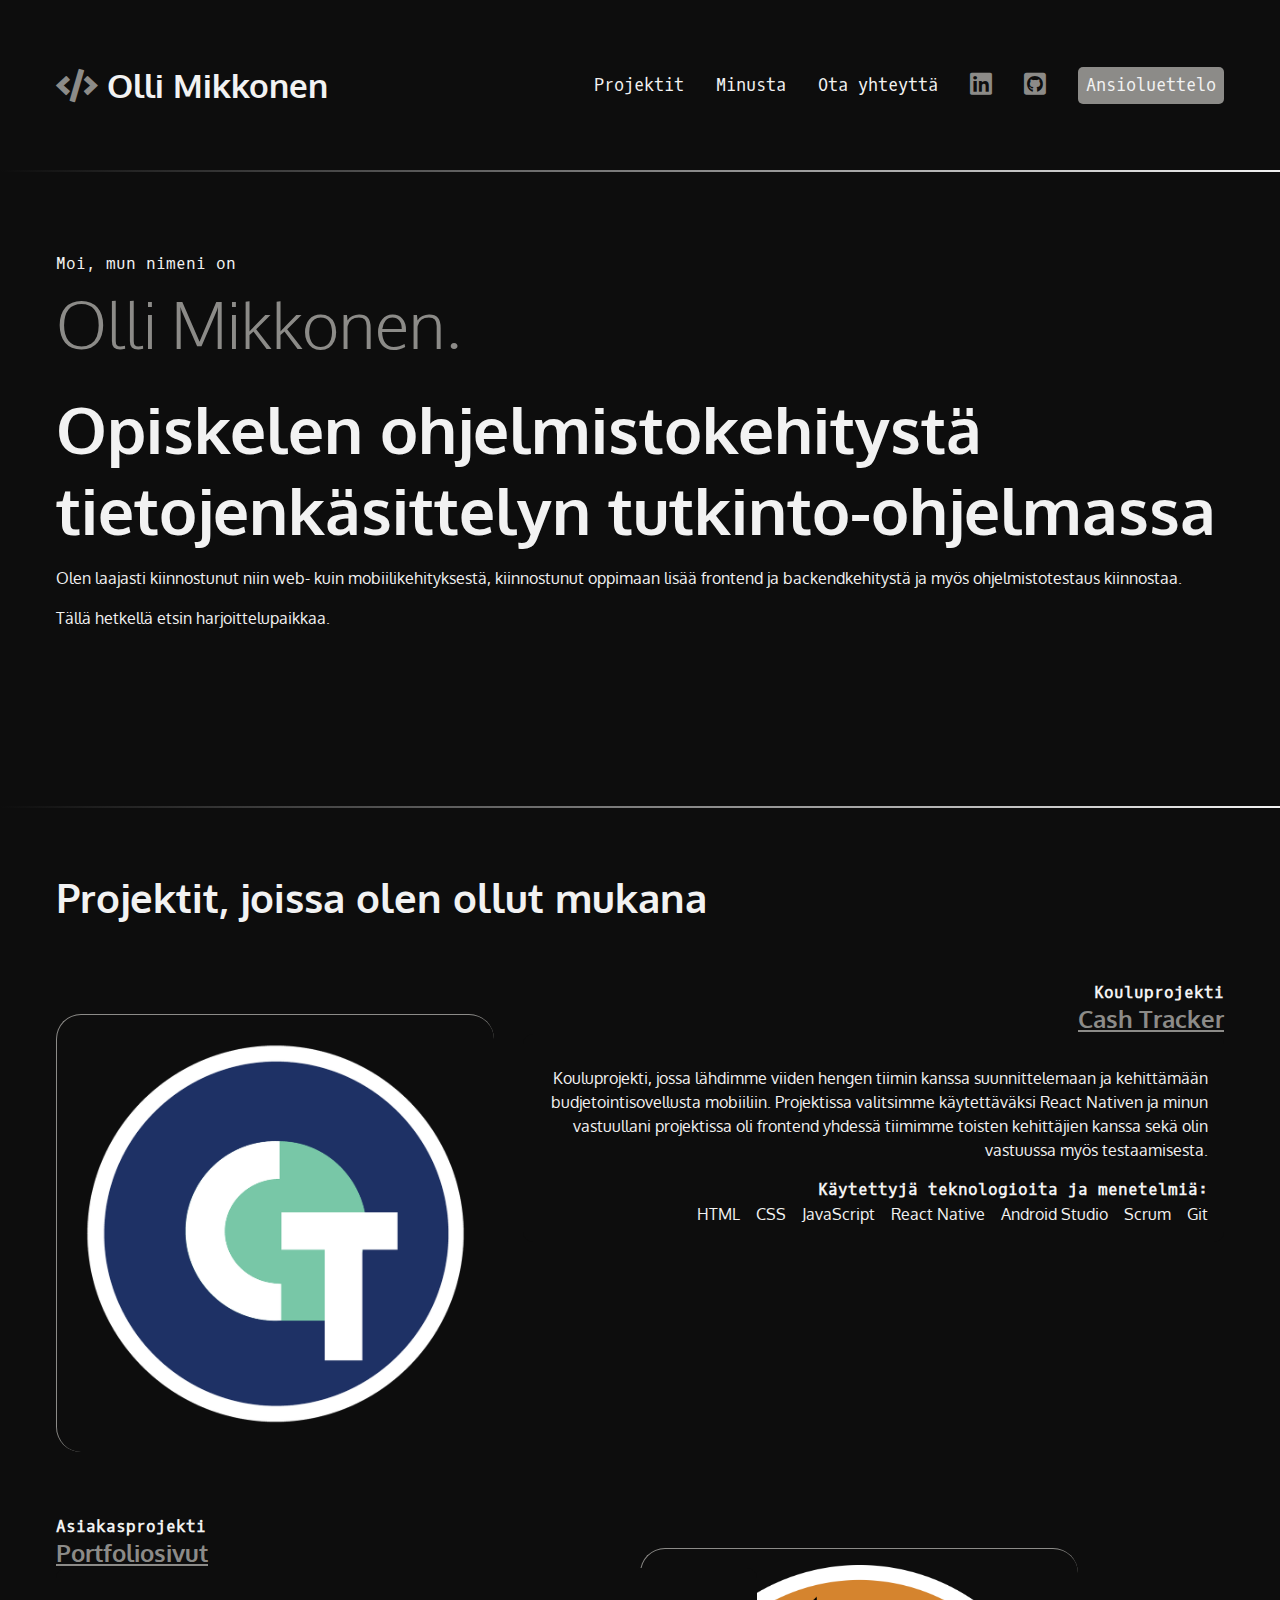
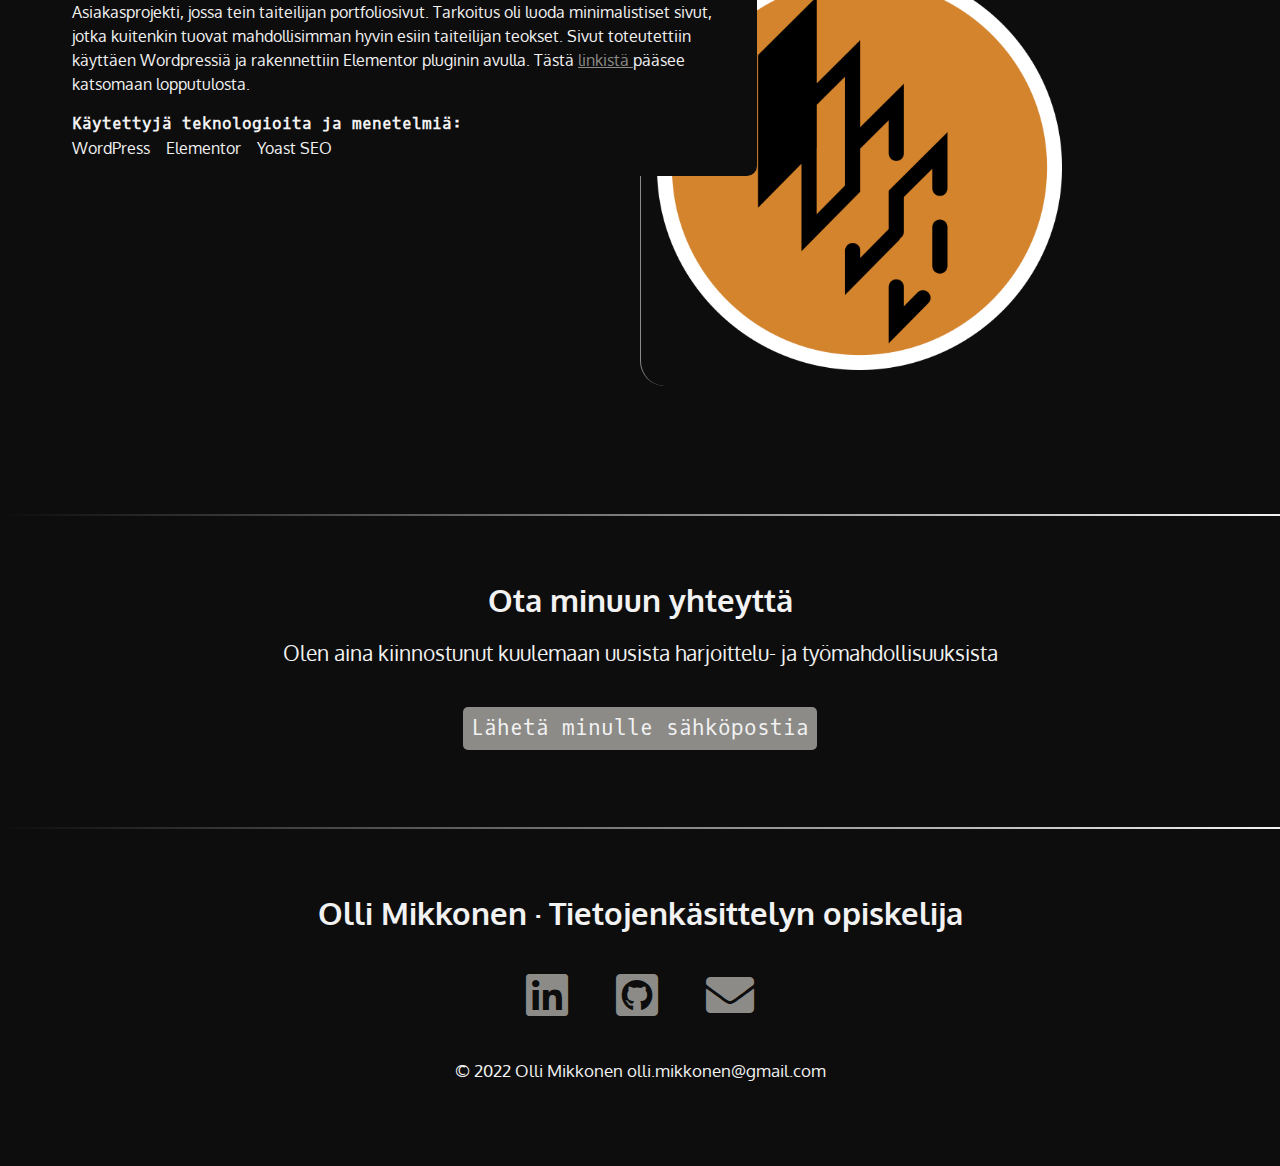
<file: index.html>
<!DOCTYPE html>
<html lang="en">
  <head>
    <meta charset="utf-8" />
    <meta http-equiv="X-UA-Compatible" content="IE=edge" />
    <meta name="viewport" content="width=device-width, initial-scale=1" />
    <meta
      name="description"
      content="Tietojenkäsittelyn opintojen portfolioni"
    />
    <meta name="author" content="Olli Mikkonen" />

    <link rel="preconnect" href="https://fonts.googleapis.com" />
    <link rel="preconnect" href="https://fonts.gstatic.com" crossorigin />
    <link
      href="https://fonts.googleapis.com/css2?family=Oxygen&family=Oxygen+Mono&display=swap"
      rel="stylesheet"
    />
    <link
      rel="stylesheet"
      href="https://cdnjs.cloudflare.com/ajax/libs/font-awesome/5.15.4/css/all.min.css"
    />
    <link rel="stylesheet" href="css/styles.css" />

    <title>Portfolio</title>
  </head>

  <body>
    <nav>
      <ul>
        <li>
          <h1>
            <a href="index.html"
              ><span class="fas fa-code" aria-hidden="true"></span> Olli
              Mikkonen</a
            >
          </h1>
        </li>
        <li><a href="#projects">Projektit</a></li>
        <li><a href="about.html">Minusta</a></li>
        <li><a href="#contact">Ota yhteyttä</a></li>
        <li>
          <a href="https://www.linkedin.com/in/mikkonenolli/" target="_blank"
            ><span class="fab fa-linkedin" aria-hidden="true"></span
            ><span class="sr-only">LinkedIn</span></a
          >
        </li>
        <li>
          <a href="https://github.com/OlliMikkonen" target="_blank"
            ><span class="fab fa-github-square" aria-hidden="true"></span
            ><span class="sr-only">GitHub</span></a
          >
        </li>
        <li>
          <a
            href="https://www.dropbox.com/s/e52503nwlcjqegk/ollimikkonen_cv.pdf?dl=0"
            target="_blank"
            class="button"
            >Ansioluettelo</a
          >
        </li>
      </ul>
    </nav>
    <div class="gradient"></div>
    <section id="intro">
      <p class="name">Moi, mun nimeni on <span>Olli Mikkonen.</span></p>
      <h2>
        Opiskelen ohjelmistokehitystä tietojenkäsittelyn tutkinto-ohjelmassa
      </h2>
      <p>
        Olen laajasti kiinnostunut niin web- kuin mobiilikehityksestä,
        kiinnostunut oppimaan lisää frontend ja backendkehitystä ja myös
        ohjelmistotestaus kiinnostaa.
      </p>
      <p>Tällä hetkellä etsin harjoittelupaikkaa.</p>
    </section>

    <div class="gradient"></div>
    <div class="section-dkblue">
      <section id="projects">
        <h2>Projektit, joissa olen ollut mukana</h2>
        <article>
          <div class="text">
            <h4>Kouluprojekti</h4>
            <a href="cashtracker.html">
              <h3>Cash Tracker</h3>
            </a>
            <div class="blackbox">
              <p>
                Kouluprojekti, jossa lähdimme viiden hengen tiimin kanssa
                suunnittelemaan ja kehittämään budjetointisovellusta mobiiliin.
                Projektissa valitsimme käytettäväksi React Nativen ja minun
                vastuullani projektissa oli frontend yhdessä tiimimme toisten
                kehittäjien kanssa sekä olin vastuussa myös testaamisesta.
              </p>
              <h4>Käytettyjä teknologioita ja menetelmiä:</h4>
              <ul>
                <li>HTML</li>
                <li>CSS</li>
                <li>JavaScript</li>
                <li>React Native</li>
                <li>Android Studio</li>
                <li>Scrum</li>
                <li>Git</li>
              </ul>
            </div>
          </div>
          <img
            class="projectLogo"
            src="img/ct_logo.png"
            alt="Cash Tracker logo."
          />
        </article>
        <article class="reverse">
          <div class="text">
            <h4>Asiakasprojekti</h4>
            <a href="https://www.samisakari.com/">
              <h3>Portfoliosivut</h3>
            </a>
            <div class="blackbox">
              <p>
                Asiakasprojekti, jossa tein taiteilijan portfoliosivut.
                Tarkoitus oli luoda minimalistiset sivut, jotka kuitenkin tuovat
                mahdollisimman hyvin esiin taiteilijan teokset. Sivut
                toteutettiin käyttäen Wordpressiä ja rakennettiin Elementor
                pluginin avulla. Tästä
                <a href="https://www.samisakari.com/" target="_blank">
                  linkistä
                </a>
                pääsee katsomaan lopputulosta.
              </p>
              <h4>Käytettyjä teknologioita ja menetelmiä:</h4>
              <ul>
                <li>WordPress</li>
                <li>Elementor</li>
                <li>Yoast SEO</li>
              </ul>
            </div>
          </div>
          <img
            class="projectLogo"
            src="img/SamiSakariSoulsnareMerkki.png"
            alt="Sami Sakari logo."
          />
        </article>
      </section>
    </div>

    <div class="gradient"></div>
    <div class="section-plum">
      <section id="contact">
        <h2>Ota minuun yhteyttä</h2>
        <p>
          Olen aina kiinnostunut kuulemaan uusista harjoittelu- ja
          työmahdollisuuksista
        </p>
        <p>
          <a href="mailto:olli.mikkonen@gmail.com" class="button"
            >Lähetä minulle sähköpostia</a
          >
        </p>
      </section>
    </div>
    <div class="gradient"></div>

    <footer>
      <h2>Olli Mikkonen &middot; Tietojenkäsittelyn opiskelija</h2>
      <ul>
        <li>
          <a href="https://www.linkedin.com/in/mikkonenolli/" target="_blank"
            ><span class="fab fa-linkedin" aria-hidden="true"></span
            ><span class="sr-only">LinkedIn</span></a
          >
        </li>
        <li>
          <a href="https://github.com/OlliMikkonen" target="_blank"
            ><span class="fab fa-github-square" aria-hidden="true"></span
            ><span class="sr-only">GitHub</span></a
          >
        </li>
        <li>
          <a href="mailto:olli.mikkonen@gmail.com"
            ><span class="fas fa-envelope" aria-hidden="true"></span
            ><span class="sr-only">Sähköposti</span></a
          >
        </li>
      </ul>
      <p><small>&copy; 2022 Olli Mikkonen olli.mikkonen@gmail.com</small></p>
    </footer>
  </body>
</html>
</file>
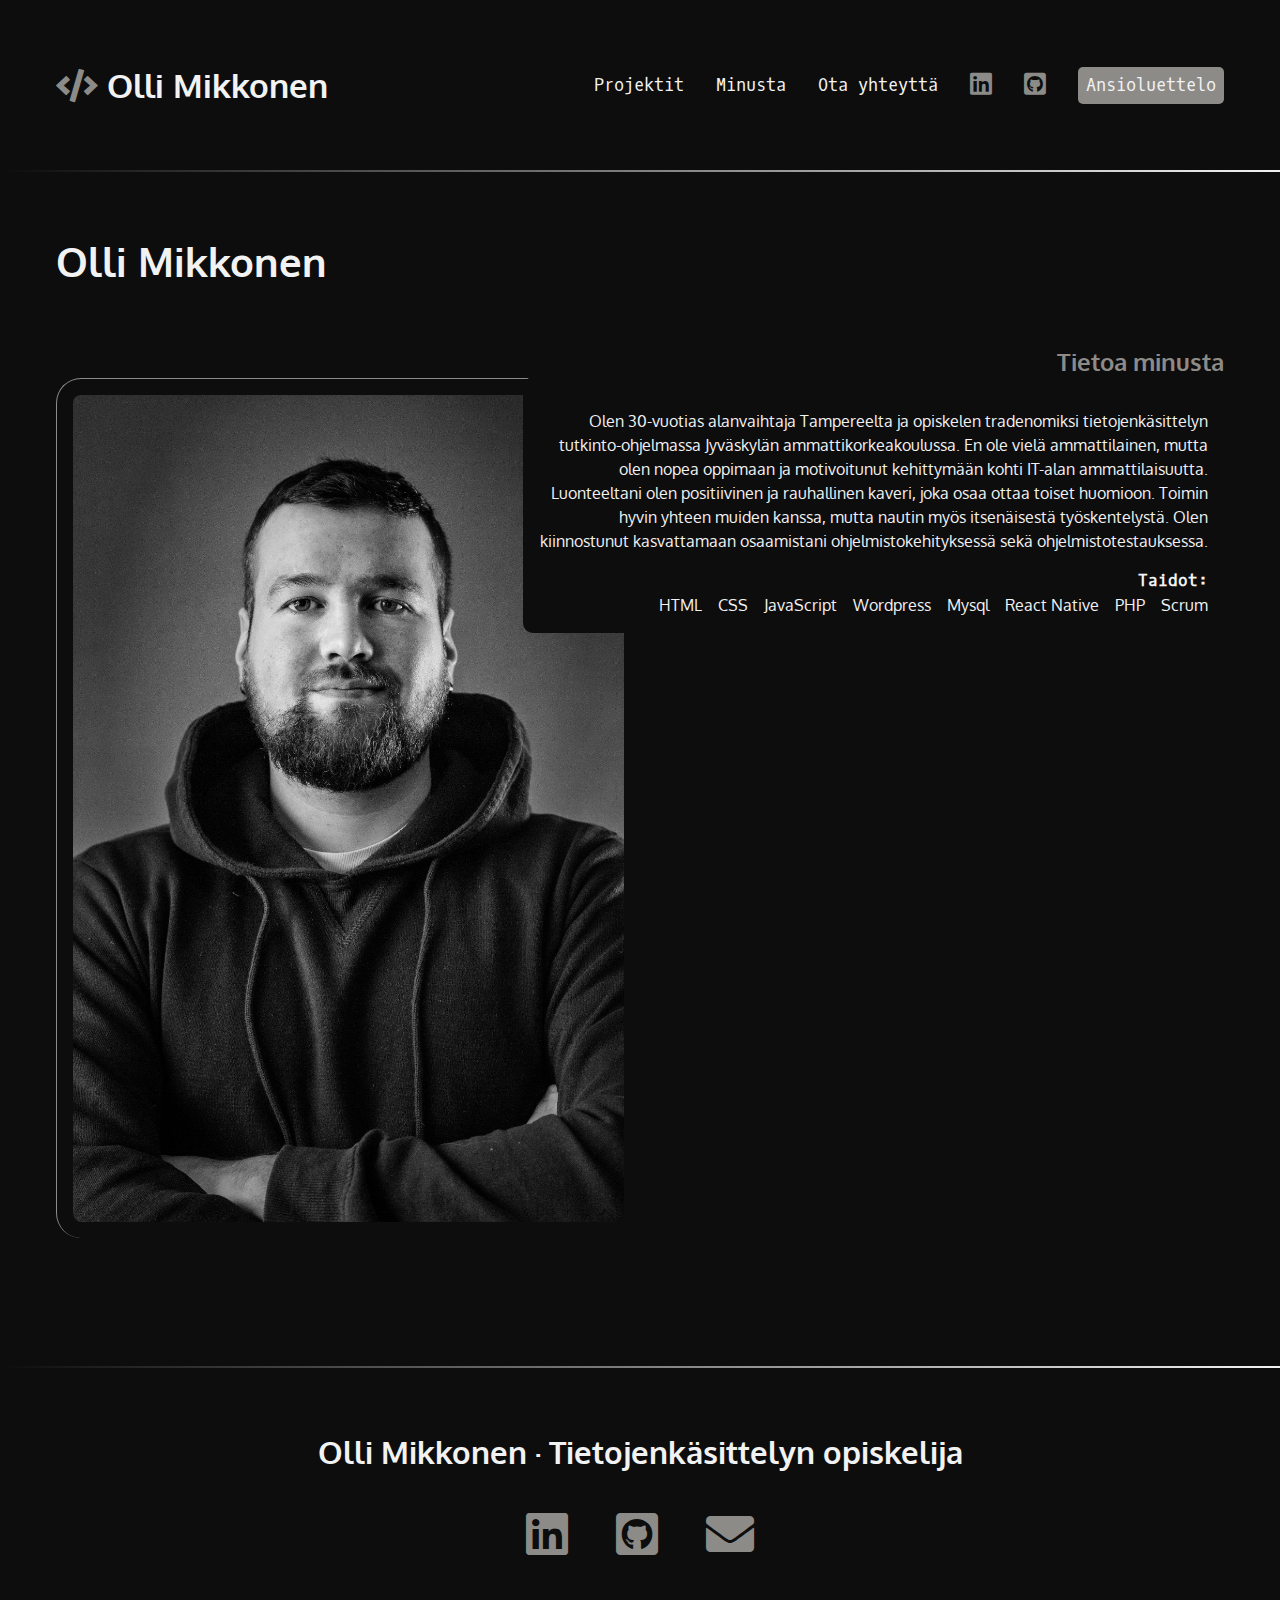
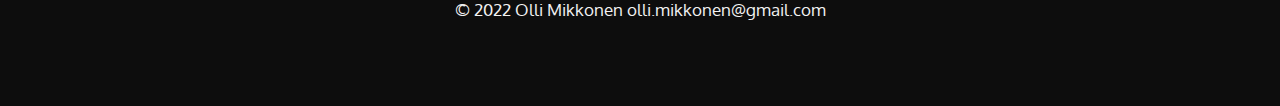
<file: about.html>
<!DOCTYPE html>
<html lang="en">
  <head>
    <meta charset="UTF-8" />
    <meta http-equiv="X-UA-Compatible" content="IE=edge" />
    <meta name="viewport" content="width=device-width, initial-scale=1.0" />
    <link rel="preconnect" href="https://fonts.googleapis.com" />
    <link rel="preconnect" href="https://fonts.gstatic.com" crossorigin />
    <link
      href="https://fonts.googleapis.com/css2?family=Oxygen&family=Oxygen+Mono&display=swap"
      rel="stylesheet"
    />
    <link
      href="https://cdnjs.cloudflare.com/ajax/libs/font-awesome/5.15.4/css/all.min.css"
      rel="stylesheet"
    />
    <link rel="stylesheet" href="css/styles.css" />
    <title>Portfolio</title>
  </head>

  <body>
    <nav>
      <ul>
        <li>
          <h1>
            <a href="index.html"
              ><span class="fas fa-code" aria-hidden="true"></span> Olli
              Mikkonen</a
            >
          </h1>
        </li>
        <li><a href="index.html#projects">Projektit</a></li>
        <li><a href="about.html">Minusta</a></li>
        <li><a href="index.html#contact">Ota yhteyttä</a></li>
        <li>
          <a href="https://www.linkedin.com/in/mikkonenolli/" target="_blank">
            <span class="fab fa-linkedin" aria-hidden="true"></span>
            <span class="sr-only">LinkedIn</span>
          </a>
        </li>
        <li>
          <a href="https://github.com/OlliMikkonen" target="_blank">
            <span class="fab fa-github-square" aria-hidden="true"></span>
            <span class="sr-only">GitHub</span>
          </a>
        </li>
        <li>
          <a
            href="https://www.dropbox.com/s/e52503nwlcjqegk/ollimikkonen_cv.pdf?dl=0"
            target="_blank"
            class="button"
            >Ansioluettelo</a
          >
        </li>
      </ul>
    </nav>
    <div class="gradient"></div>
    <div class="section-blue">
      <section id="projects">
        <h2>Olli Mikkonen</h2>
        <article>
          <div class="text">
            <h3>Tietoa minusta</h3>
            <div class="blackbox">
              <p>
                Olen 30-vuotias alanvaihtaja Tampereelta ja opiskelen tradenomiksi tietojenkäsittelyn
                tutkinto-ohjelmassa Jyväskylän ammattikorkeakoulussa. En ole vielä ammattilainen, mutta olen
                nopea oppimaan ja motivoitunut kehittymään kohti IT-alan
                ammattilaisuutta. Luonteeltani olen positiivinen ja rauhallinen
                kaveri, joka osaa ottaa toiset huomioon. Toimin hyvin yhteen
                muiden kanssa, mutta nautin myös itsenäisestä työskentelystä.
                Olen kiinnostunut kasvattamaan osaamistani
                ohjelmistokehityksessä sekä ohjelmistotestauksessa.
              </p>
              <h4>Taidot:</h4>
              <ul>
                <li>HTML</li>
                <li>CSS</li>
                <li>JavaScript</li>
                <li>Wordpress</li>
                <li>Mysql</li>
                <li>React Native</li>
                <li>PHP</li>
                <li>Scrum</li>
              </ul>
            </div>
          </div>
          <img src="img/profilepic.jpeg" alt="Olli Mikkonen" />
        </article>
      </section>
    </div>
    <div class="gradient"></div>
    <footer>
      <h2>Olli Mikkonen &middot; Tietojenkäsittelyn opiskelija</h2>
      <ul>
        <li>
          <a href="https://www.linkedin.com/in/mikkonenolli/" target="_blank">
            <span class="fab fa-linkedin" aria-hidden="true"></span>
            <span class="sr-only">LinkedIn</span>
          </a>
        </li>
        <li>
          <a href="https://github.com/OlliMikkonen" target="_blank">
            <span class="fab fa-github-square" aria-hidden="true"></span>
            <span class="sr-only">GitHub</span>
          </a>
        </li>
        <li>
          <a href="mailto:olli.mikkonen@gmail.com">
            <span class="fas fa-envelope" aria-hidden="true"></span>
            <span class="sr-only">Sähköposti</span>
          </a>
        </li>
      </ul>
      <p><small>&copy; 2022 Olli Mikkonen olli.mikkonen@gmail.com</small></p>
    </footer>
  </body>
</html>
</file>
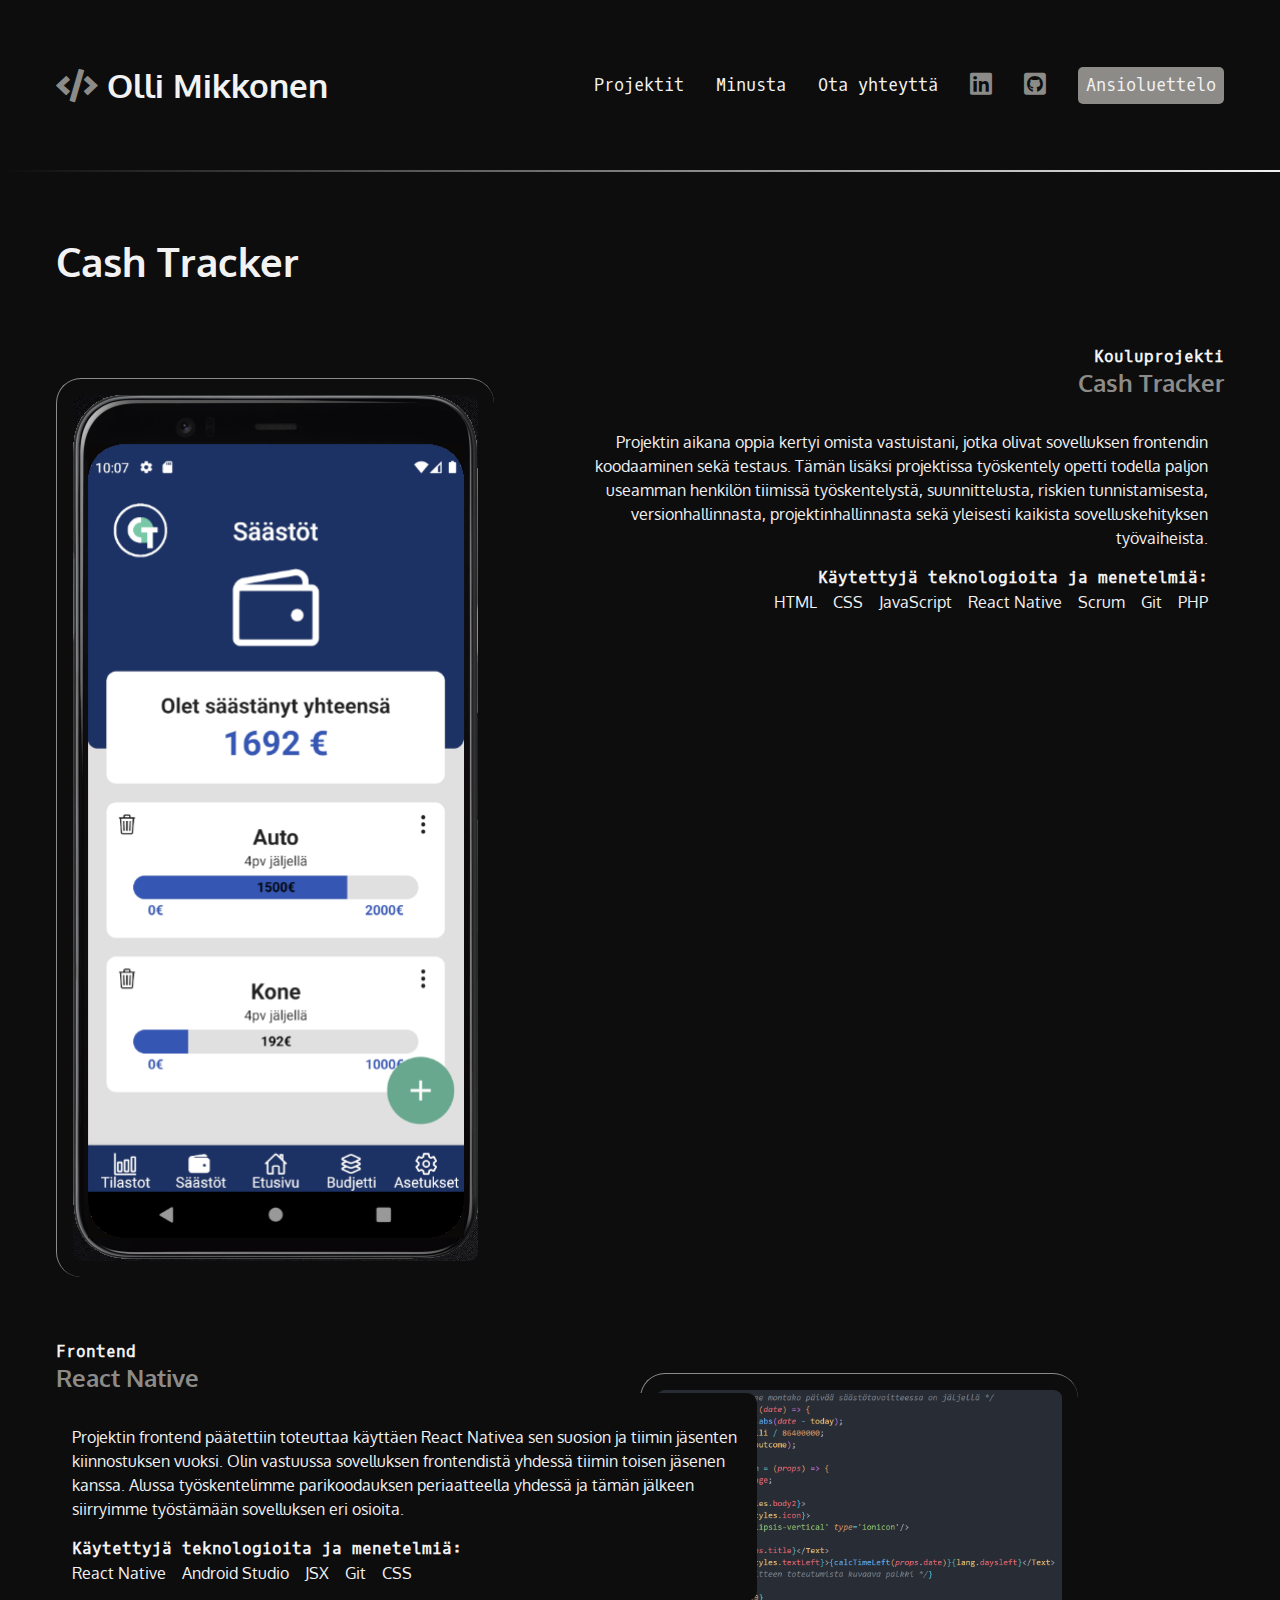
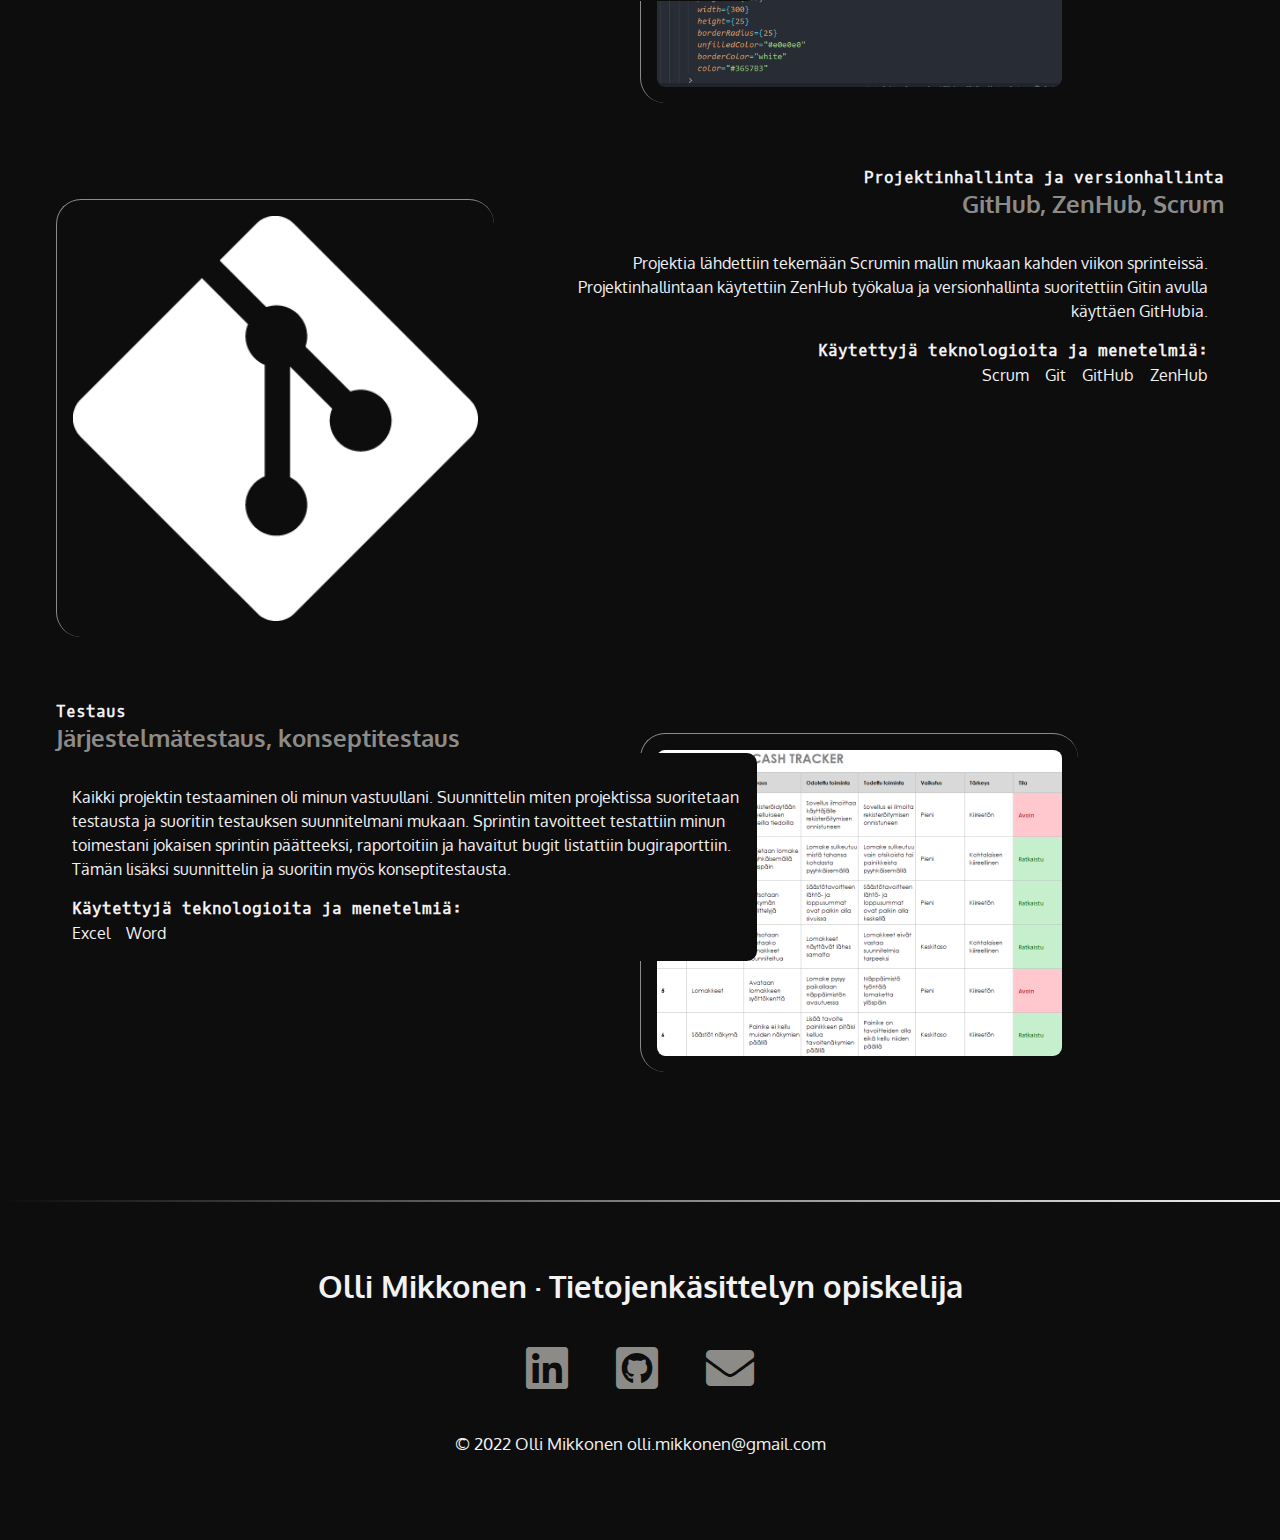
<file: cashtracker.html>
<!DOCTYPE html>
<html lang="en">
  <head>
    <meta charset="UTF-8" />
    <meta http-equiv="X-UA-Compatible" content="IE=edge" />
    <meta name="viewport" content="width=device-width, initial-scale=1.0" />
    <link rel="preconnect" href="https://fonts.googleapis.com" />
    <link rel="preconnect" href="https://fonts.gstatic.com" crossorigin />
    <link
      href="https://fonts.googleapis.com/css2?family=Oxygen&family=Oxygen+Mono&display=swap"
      rel="stylesheet"
    />
    <link
      href="https://cdnjs.cloudflare.com/ajax/libs/font-awesome/5.15.4/css/all.min.css"
      rel="stylesheet"
    />
    <link rel="stylesheet" href="css/styles.css" />
    <title>Portfolio</title>
  </head>

  <body>
    <nav>
      <ul>
        <li>
          <h1>
            <a href="index.html"
              ><span class="fas fa-code" aria-hidden="true"></span> Olli
              Mikkonen</a
            >
          </h1>
        </li>
        <li><a href="index.html#projects">Projektit</a></li>
        <li><a href="about.html">Minusta</a></li>
        <li><a href="index.html#contact">Ota yhteyttä</a></li>
        <li>
          <a href="https://www.linkedin.com/in/mikkonenolli/" target="_blank">
            <span class="fab fa-linkedin" aria-hidden="true"></span>
            <span class="sr-only">LinkedIn</span>
          </a>
        </li>
        <li>
          <a href="https://github.com/OlliMikkonen" target="_blank">
            <span class="fab fa-github-square" aria-hidden="true"></span>
            <span class="sr-only">GitHub</span>
          </a>
        </li>
        <li>
          <a
            href="https://www.dropbox.com/s/e52503nwlcjqegk/ollimikkonen_cv.pdf?dl=0"
            target="_blank"
            class="button"
            >Ansioluettelo</a
          >
        </li>
      </ul>
    </nav>
    <div class="gradient"></div>
    <div class="section-blue">
      <section id="projects">
        <h2>Cash Tracker</h2>
        <article>
          <div class="text">
            <h4>Kouluprojekti</h4>
            <h3>Cash Tracker</h3>
            <div class="blackbox">
              <p>
                Projektin aikana oppia kertyi omista vastuistani, 
                jotka olivat sovelluksen frontendin koodaaminen sekä testaus.
                Tämän lisäksi  projektissa työskentely opetti todella paljon 
                useamman henkilön tiimissä työskentelystä, suunnittelusta, 
                riskien tunnistamisesta, versionhallinnasta, 
                projektinhallinnasta sekä yleisesti kaikista sovelluskehityksen työvaiheista.
              </p>
              <h4>Käytettyjä teknologioita ja menetelmiä:</h4>
              <ul>
                <li>HTML</li>
                <li>CSS</li>
                <li>JavaScript</li>
                <li>React Native</li>
                <li>Scrum</li>
                <li>Git</li>
                <li>PHP</li>
              </ul>
            </div>
          </div>
          <img
            class="projectLogo"
            src="img/saastotavoitteet.PNG"
            alt="Havainnekuva sovelluksen ulkonäöstä."
          />
        </article>
        <article class="reverse">
          <div class="text">
            <h4>Frontend</h4>
            <h3>React Native</h3>
            <div class="blackbox">
              <p>
                Projektin frontend päätettiin toteuttaa käyttäen React Nativea
                sen suosion ja tiimin jäsenten kiinnostuksen vuoksi. Olin vastuussa 
                sovelluksen frontendistä yhdessä tiimin toisen jäsenen kanssa. 
                Alussa työskentelimme parikoodauksen periaatteella yhdessä ja 
                tämän jälkeen siirryimme työstämään sovelluksen eri osioita. 

              </p>
              <h4>Käytettyjä teknologioita ja menetelmiä:</h4>
              <ul>
                <li>React Native</li>
                <li>Android Studio</li>
                <li>JSX</li>
                <li>Git</li>
                <li>CSS</li>
              </ul>
            </div>
          </div>
          <img
            class="projectLogo"
            src="img/ct_code.PNG"
            alt="Havainnekuva sovelluksen koodista."
          />
        </article>
        <article>
          <div class="text">
            <h4>Projektinhallinta ja versionhallinta</h4>
            <h3>GitHub, ZenHub, Scrum</h3>
            <div class="blackbox">
              <p>
                Projektia lähdettiin tekemään Scrumin mallin mukaan kahden viikon sprinteissä. 
                Projektinhallintaan käytettiin ZenHub työkalua 
                ja versionhallinta suoritettiin Gitin avulla käyttäen GitHubia.
              </p>
              <h4>Käytettyjä teknologioita ja menetelmiä:</h4>
              <ul>
                <li>Scrum</li>
                <li>Git</li>
                <li>GitHub</li>
                <li>ZenHub</li>
              </ul>
            </div>
          </div>
          <img
            class="projectLogo"
            src="img/gitlogo.png"
            alt="Git Hub logo."
          />
        </article>
        <article class="reverse">
          <div class="text">
            <h4>Testaus</h4>
            <h3>Järjestelmätestaus, konseptitestaus</h3>
            <div class="blackbox">
              <p>
                Kaikki projektin testaaminen oli minun vastuullani. 
                Suunnittelin miten projektissa suoritetaan testausta ja 
                suoritin testauksen suunnitelmani mukaan. Sprintin tavoitteet 
                testattiin minun toimestani jokaisen sprintin päätteeksi, 
                raportoitiin ja havaitut bugit listattiin bugiraporttiin. 
                Tämän lisäksi suunnittelin ja suoritin myös konseptitestausta.
              </p>
              <h4>Käytettyjä teknologioita ja menetelmiä:</h4>
              <ul>
                <li>Excel</li>
                <li>Word</li>
              </ul>
            </div>
          </div>
          <img
            class="projectLogo"
            src="img/bugiraportti_ct.png"
            alt="Kuva bugiraportista."
          />
        </article>
      </section>
    </div>
    <div class="gradient"></div>
    <footer>
      <h2>Olli Mikkonen &middot; Tietojenkäsittelyn opiskelija</h2>
      <ul>
        <li>
          <a href="https://www.linkedin.com/in/mikkonenolli/" target="_blank">
            <span class="fab fa-linkedin" aria-hidden="true"></span>
            <span class="sr-only">LinkedIn</span>
          </a>
        </li>
        <li>
          <a href="https://github.com/OlliMikkonen" target="_blank">
            <span class="fab fa-github-square" aria-hidden="true"></span>
            <span class="sr-only">GitHub</span>
          </a>
        </li>
        <li>
          <a href="mailto:olli.mikkonen@gmail.com">
            <span class="fas fa-envelope" aria-hidden="true"></span>
            <span class="sr-only">Sähköposti</span>
          </a>
        </li>
      </ul>
      <p><small>&copy; 2022 Olli Mikkonen olli.mikkonen@gmail.com</small></p>
    </footer>
  </body>
</html>
</file>
<file: css/styles.css>
/* variables declared here - these are the colors for our pages, as well as the font stacks and sizes. */
:root {
  --black: #0d0d0d;
  --lgray: #d9d9d9;
  --dgray: #595856;
  --midgray: #8c8b88;
  --dteal: #00747c;
  --lteal: #00bbc9;
  --dkblue: #0d314b;
  --plum: #4b0d49;
  --hotmag: #ff17e4;
  --magenta: #e310cb;
  --aqua: #86fbfb;
  --white: #f2f2f2;
  --font-size: 1.3rem;
  --mono: 'Oxygen mono', monospace;
  --sans: Oxygen, sans-serif;
}
/* border box model: https://css-tricks.com/box-sizing/ */
html {
  box-sizing: border-box;
}
*,
*::before,
*::after {
  box-sizing: inherit;
}
body {
  padding: 0;
  margin: 0;
  font-family: var(--sans);
  background-color: var(--black);
  color: var(--white);
  font-size: var(--font-size);
}
h1,
h2,
h3 {
  margin: 0;
}
a {
  color: var(--midgray);
}
a:hover {
  color: var(--lgray);
  text-decoration: none;
}
img {
  width: 100%;
}
.projectLogo {
  width: 75%;
}
/* background color divs */

.section-plum {
  background-color: var(--black);
}
.section-dkblue {
  background-color: var(--black);
}
.gradient {
  background: linear-gradient(
    90deg,
    rgba(13, 13, 13, 1) 0%,
    rgba(242, 242, 242, 1) 100%
  );
  height: 2px;
}

/* intro styles */
#intro {
  padding: 4rem 1rem 10rem 1rem;
  max-width: 1200px;
  margin: 0 auto;
}
#intro p {
  font-size: 1rem;
  line-height: 1.5;
}
#intro .name {
  font-family: var(--mono);
  font-size: 1rem;
}
.name span {
  font-family: var(--sans);
  font-size: 4rem;
  color: var(--midgray);
  display: block;
  font-weight: 300;
}
#intro h2 {
  font-size: 1.5rem;
}

/* Contact section */

#contact {
  /* width: 400px; */
  text-align: center;
  margin: 0 auto;
  padding: 4rem 0;
}
#contact p:last-child {
  margin-top: 3rem;
}

/* Navbar */

nav {
  font-family: var(--mono);
  font-size: 80%;
  padding: 4rem 1rem;
}
nav h1 a {
  font-family: var(--sans);
}
nav ul {
  list-style-type: none;
  padding: 0;
  margin: 0;
  display: flex;
  flex-flow: row wrap;
  justify-content: center;
  align-items: center;
  gap: 2rem;
}
nav li:first-child {
  flex-basis: 100%;
  text-align: center;
}
nav [class*='fa-'] {
  font-size: 150%;
  color: var(--midgray);
}
nav h1 [class*='fa-'] {
  font-size: 100%;
  color: var(--midgray);
}
nav a {
  color: var(--white);
  text-decoration: none;
  display: block;
}
nav a:hover,
nav [class*='fa-']:hover {
  color: var(--dgray);
}
.button {
  background-color: var(--midgray);
  color: var(--white);
  padding: 0.5rem;
  border-radius: 5px;
  text-decoration: none;
  font-family: var(--mono);
}
.button:hover {
  color: var(--lgray);
  background-color: var(--dgray);
}

/* Footer section */
footer {
  text-align: center;
  padding: 4rem 0;
}
footer ul {
  list-style-type: none;
  padding: 0;
  margin: 2rem 0;
  display: flex;
  flex-flow: row wrap;
  justify-content: center;
  gap: 3rem;
  font-size: 3rem;
}

/* Projects section */
#projects {
  padding: 4rem 1rem;
}
#projects h2 {
  font-size: 2.5rem;
  margin-bottom: calc(2.5rem * 1.5);
}
#projects h3 {
  color: var(--midgray);
}
#projects h4 {
  font-size: 1rem;
  font-family: var(--mono);
  margin: 0;
}
.blackbox {
  background-color: var(--black);
  padding: 1rem;
  border-radius: 10px;
  color: var(--white);
  font-size: 1rem;
  line-height: 1.5;
}
#projects ul {
  list-style-type: none;
  padding: 0;
  margin: 0;
  display: flex;
  flex-flow: row wrap;
  justify-content: flex-start;
  gap: 1rem;
  font-size: 1rem;
}
#projects img {
  margin: 2rem 0 4rem 0;
  border-left: 1px solid var(--midgray);
  border-top: 1px solid var(--midgray);
  border-radius: 25px;
  padding: 1rem;
}
@media (min-width: 800px) {
  article {
    display: grid;
    grid-template-columns: repeat(10, 1fr);
  }
  #projects {
    max-width: 1200px;
    margin: 0 auto;
  }
  #projects img {
    grid-column: 1/6;
    grid-row: 1/2;
  }
  .text {
    grid-column: 5/11;
    grid-row: 1/2;
    order: 2;
    text-align: right;
  }
  #projects ul {
    justify-content: flex-end;
  }
  #projects .reverse .text {
    grid-column: 1/7;
    order: 2;
    text-align: left;
  }
  #projects .reverse img {
    grid-column: 6/11;
    grid-row: 1/2;
  }
  #projects .reverse ul {
    justify-content: flex-start;
  }
}
@media (min-width: 800px) {
  nav {
    max-width: 1200px;
    margin: 0 auto;
  }
  nav li:first-child {
    flex-basis: auto;
    text-align: left;
    margin-right: auto;
  }
  #intro h2 {
    font-size: 4rem;
  }
}
</file>
